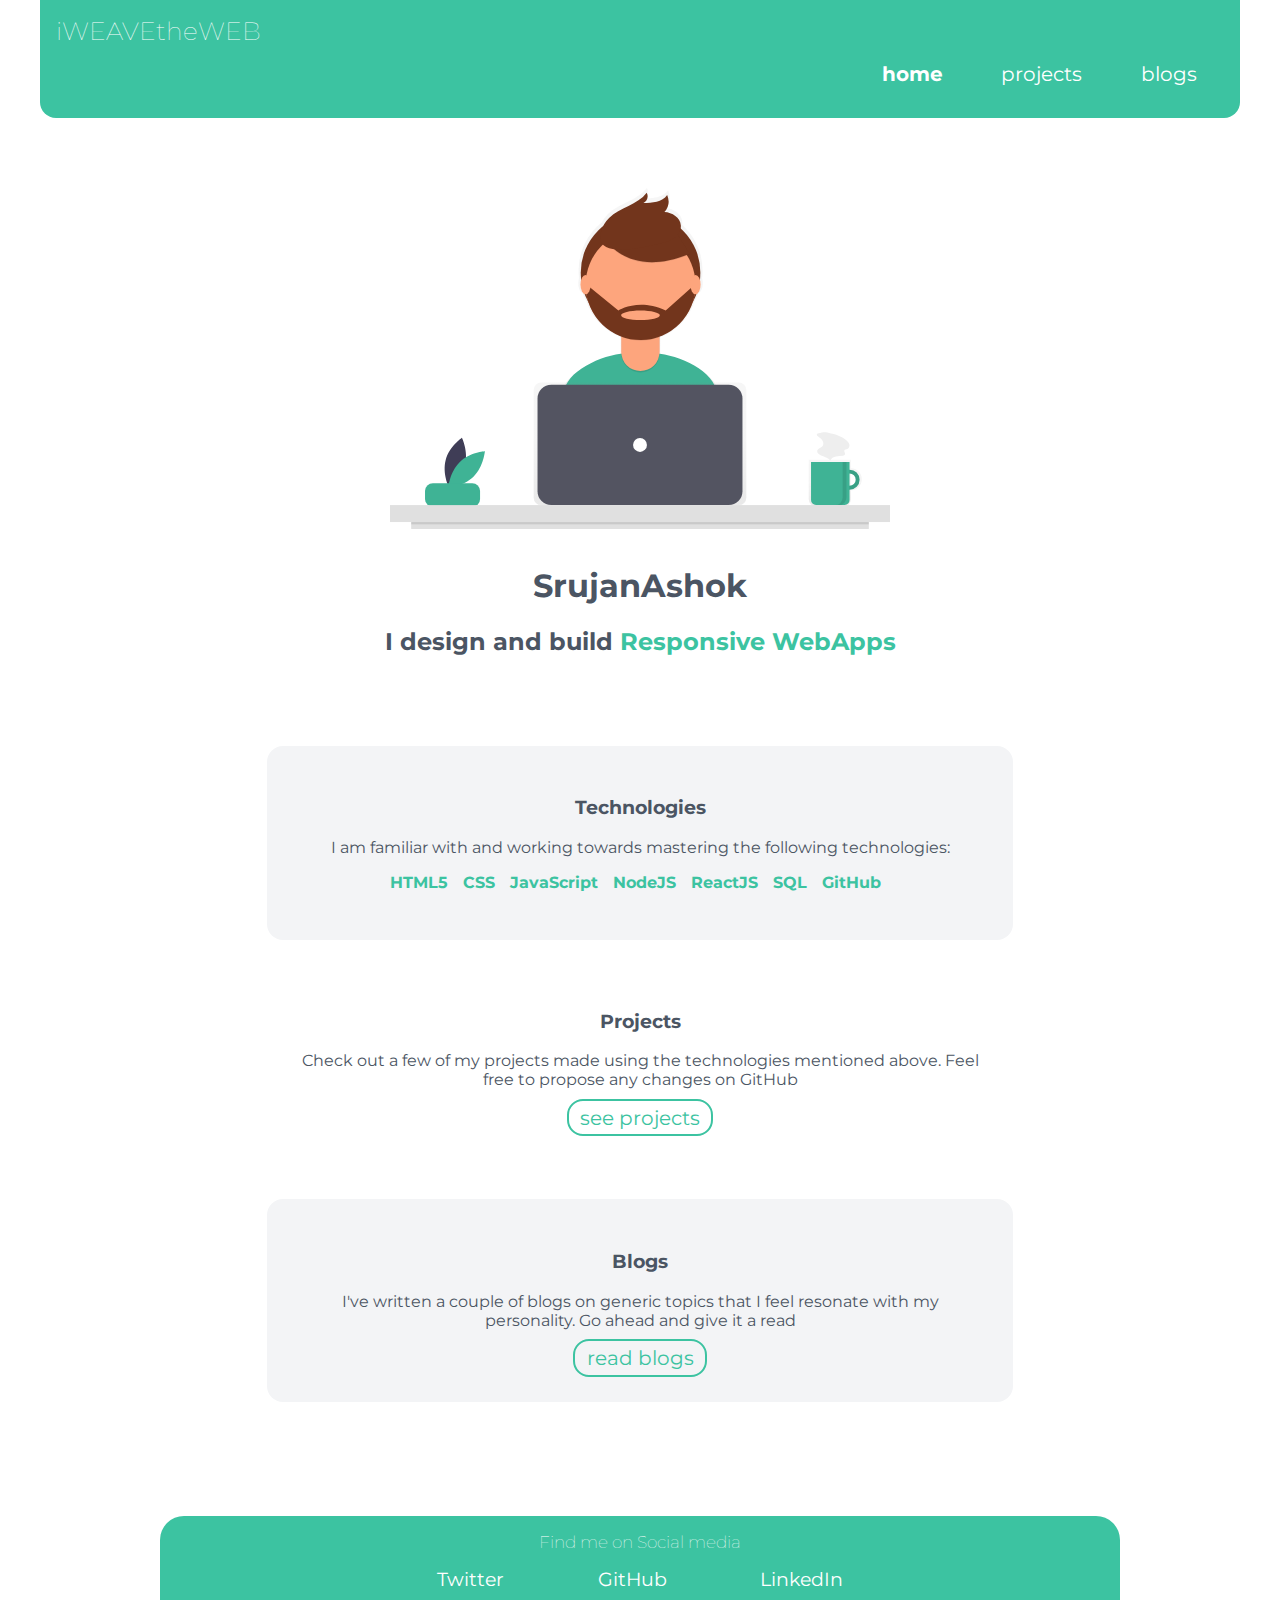
<file: index.html>
<!DOCTYPE html>
<html lang="en" dir="ltr">
  <head>
    <meta charset="utf-8">
    <meta name="viewport" content="width=device-width,user-scalable=no,initial-scale=1, maximum-scale=1, minimum-scale=1.0" />
    <title>myPortfolio</title>
    <link rel="stylesheet" href="styles.css">
  </head>
  <body>
    <nav class="navigation ">
    <div class="nav-brand">iWEAVEtheWEB</div>
    <ul class="link-align">
      <li class="inline-list">
        <a class="link link-active" href="/">home</a>
      </li>
      <li class="inline-list">
        <a class="link" href="projects.html">projects</a>
      </li>
      <li class="inline-list">
        <a class="link" href="blogs.html">blogs</a>
      </li>
    </ul>
    </nav>

   <br><br>

    <header class="hero">

      <img class="hero-img" src="images/hero2.svg" alt="image not available">
      <h1 class="hero-heading">SrujanAshok</h1>
      <h2 class="hero-subheading">I design and build <span class="span-heading">Responsive WebApps</span></h2>

    </header>

<br><br>

    <div class="container container-center">
        <section class="section off-white">
        <h3 class="font-color">Technologies</h3>
        <p class="font-color">I am familiar with and working towards mastering the following technologies:</p>
        <p><strong class="theme-color">HTML5 &nbsp CSS &nbsp JavaScript &nbsp NodeJS &nbsp ReactJS &nbsp SQL &nbsp GitHub &nbsp</strong> </p>
      </section>

<br>

      <section class="section">
        <h3 class="font-color">Projects</h3>
        <p class="font-color">Check out a few of my projects made using the technologies mentioned above. Feel free to propose any changes on GitHub</p>
        <a class="link secondary-link" style="color: var(--primary-color)" href="projects.html">see projects</a>
      </section>

      <br><br>

      <section class="section off-white">
      <h3 class="font-color">Blogs</h3>
      <p class="font-color">I've written a couple of blogs on generic topics that I feel resonate with my personality. Go ahead and give it a read</p>
      <a class="link secondary-link" style="color: var(--primary-color)" href="blogs.html">read blogs</a>
    </section>
    </div>

<br><br><br><br><br><br>
    <footer class="footer">
      <div class="footer-heading" >Find me on Social media</div>
      <ul class="footer-link-align">
        <li class="inline-list">
          <a class="footer-link" href="https://twitter.com/s_and_ash">Twitter</a>
        </li>
        <li class="inline-list">
          <a class="footer-link" href="https://github.com/sruj01">GitHub</a>
        </li>
        <li class="inline-list">
          <a class="footer-link" href="https://linkedin.com/in/srujan-ashok">LinkedIn</a>
        </li>
      </ul>
    </footer>
  </body>
</file>
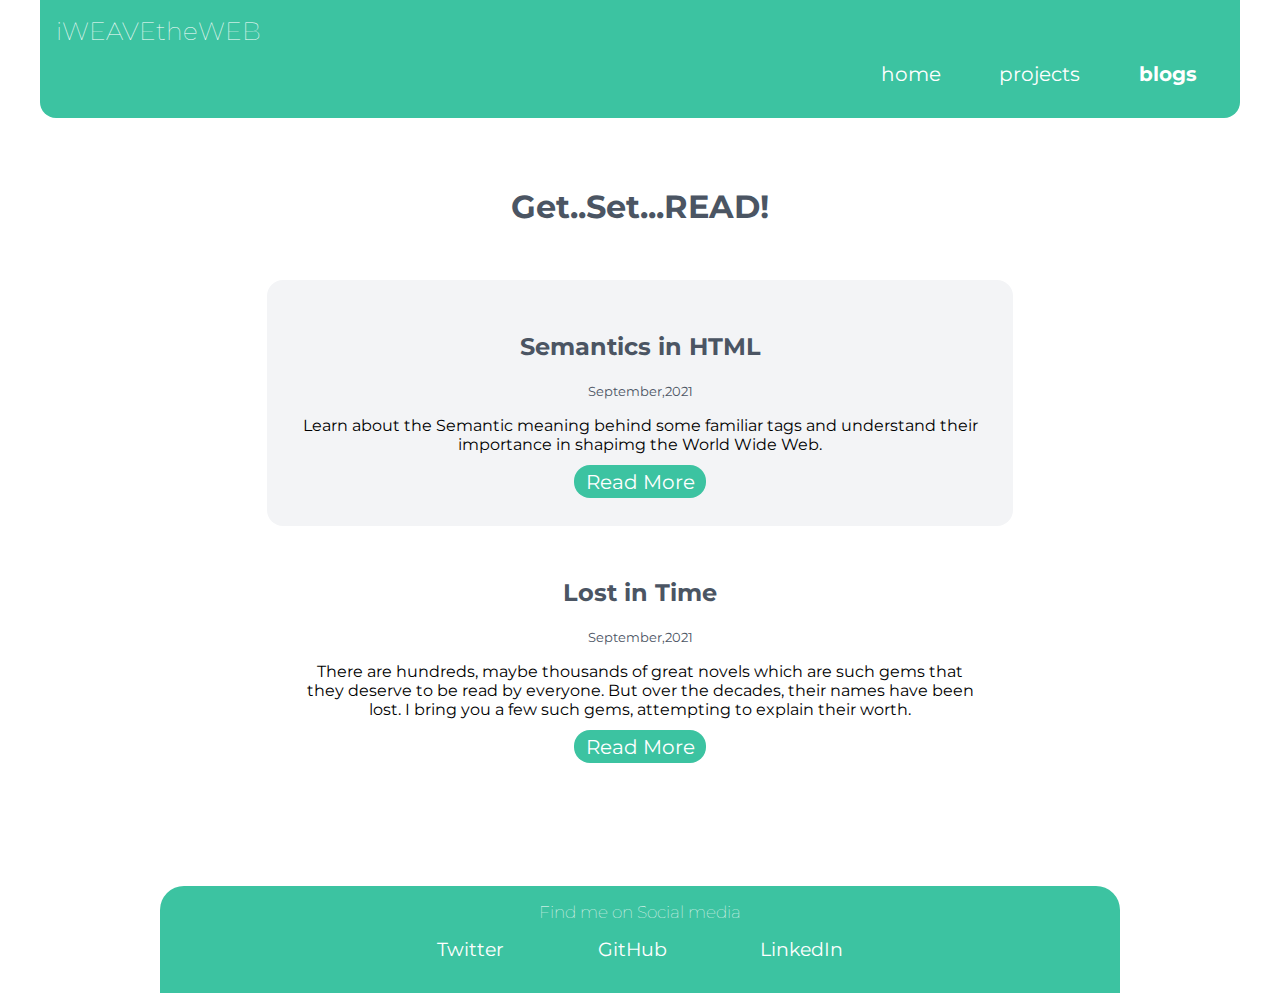
<file: blogs.html>
<!DOCTYPE html>
<html lang="en" dir="ltr">
  <head>
    <meta charset="utf-8">
    <meta name="viewport" content="width=device-width, initial-scale=1.0">
    <title>myBlogs</title>
    <link rel="stylesheet" href="styles.css">
  </head>
  <body>
    <nav class="navigation ">
    <div class="nav-brand">iWEAVEtheWEB</div>
    <ul class="link-align">
      <li class="inline-list">
        <a class="link" href="index.html">home</a>
      </li>
      <li class="inline-list">
        <a class="link" href="projects.html">projects</a>
      </li>
      <li class="inline-list">
        <a class="link link-active" href="blogs.html">blogs</a>
      </li>
    </ul>
    </nav>



    <header class="hero">
      <h1 class="hero-heading">Get..Set...READ!</h1>
    </header>

    <div class="container container-center">
        <section class="section off-white">
          <h2 class="font-color">Semantics in HTML</h2>
          <p class="font-color"> <small>September,2021</small></p>
          <p> Learn about the Semantic meaning behind some familiar tags and understand their importance in shapimg the World Wide Web.</p>
          <a class="link primary-link"href="https://srujan-blog2.netlify.app/">Read More</a>
        </section>


     <section class="section">
       <h2 class="font-color">Lost in Time</h2>
       <p class="font-color"> <small>September,2021</small></p>
       <p>There are hundreds, maybe thousands of great novels which are such gems that they deserve to be read by everyone. But over the decades, their names have been lost. I bring you a few such gems, attempting to explain their worth.</p>
       <a class="link primary-link"href="https://srujan-blog1.netlify.app/">Read More</a>
     </section>

      </div>
     <br><br><br><br><br>
         <footer class="footer">
           <div class="footer-heading" >Find me on Social media</div>
           <ul class="footer-link-align">
             <li class="inline-list">
               <a class="footer-link" href="https://twitter.com/s_and_ash">Twitter</a>
             </li>
             <li class="inline-list">
               <a class="footer-link" href="https://github.com/sruj01">GitHub</a>
             </li>
             <li class="inline-list">
               <a class="footer-link" href="https://linkedin.com/in/srujan-ashok">LinkedIn</a>
             </li>
           </ul>
         </footer>


  </body>
</file>
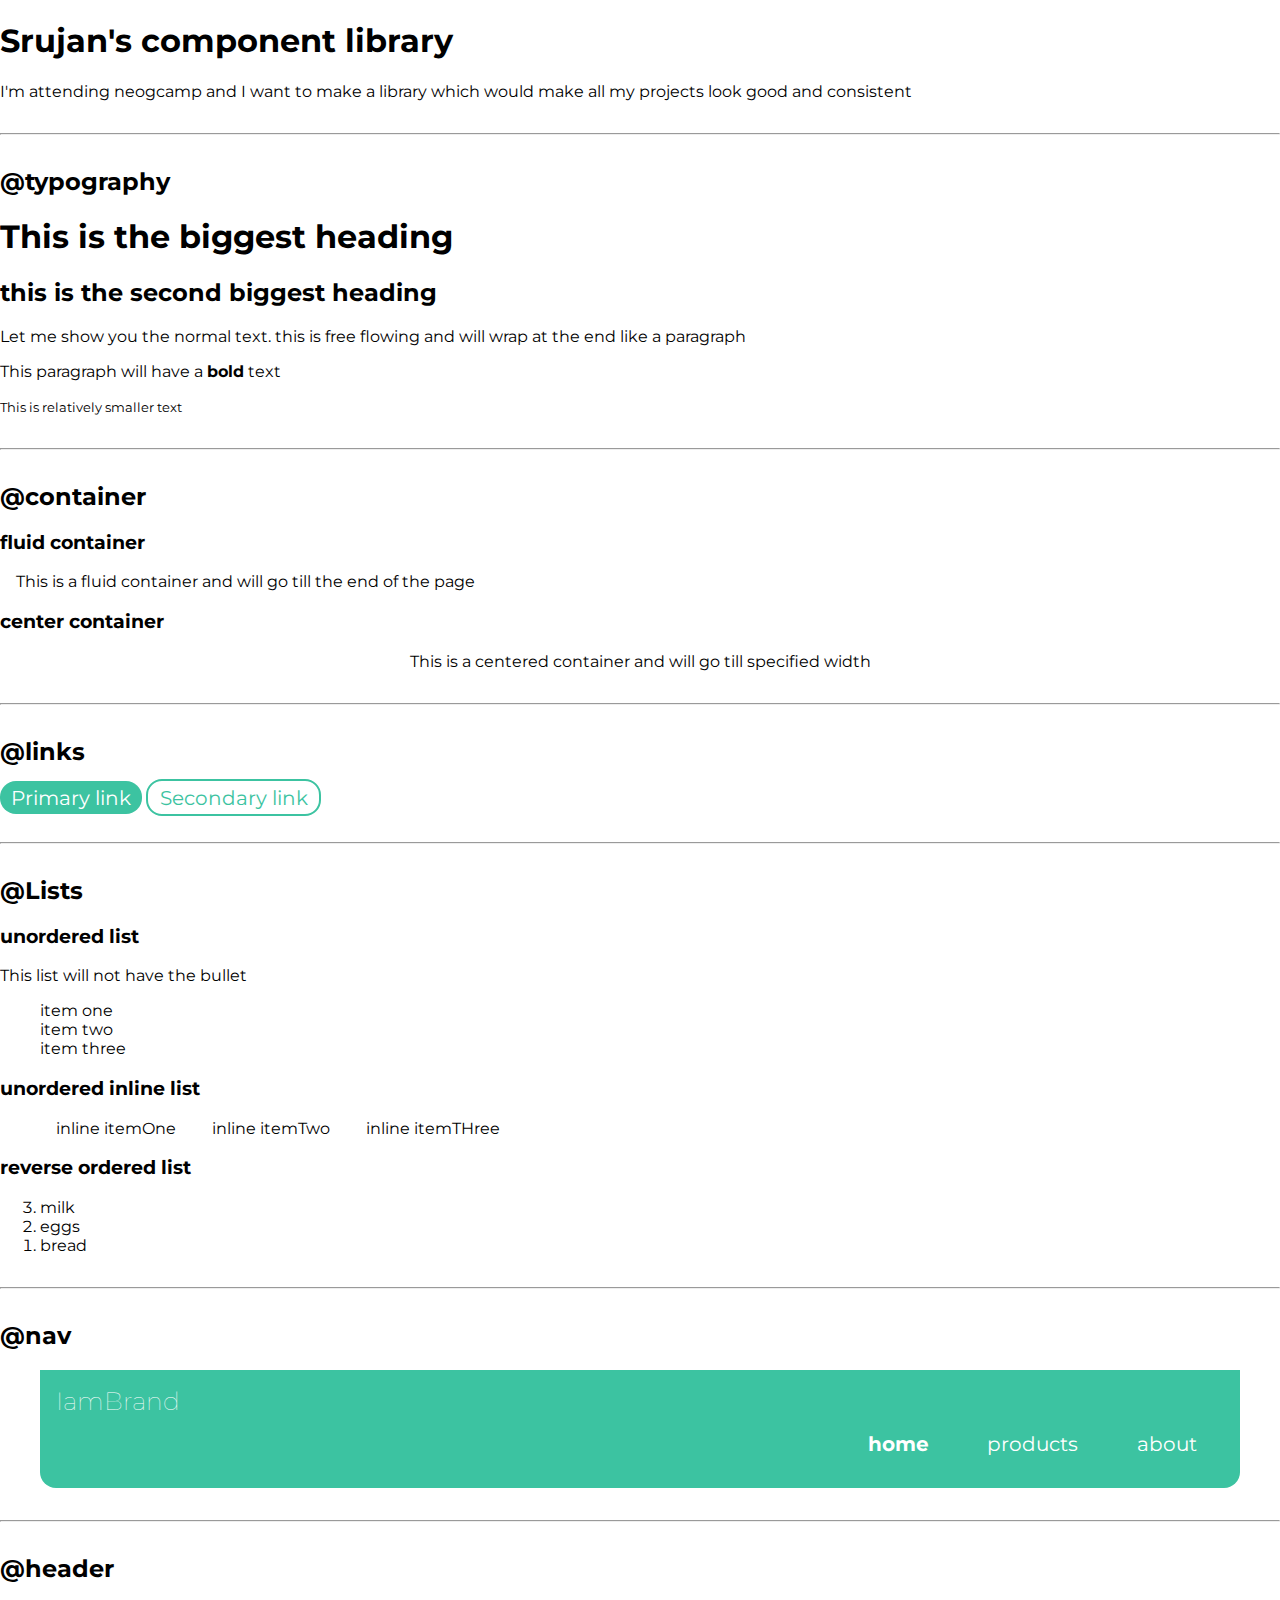
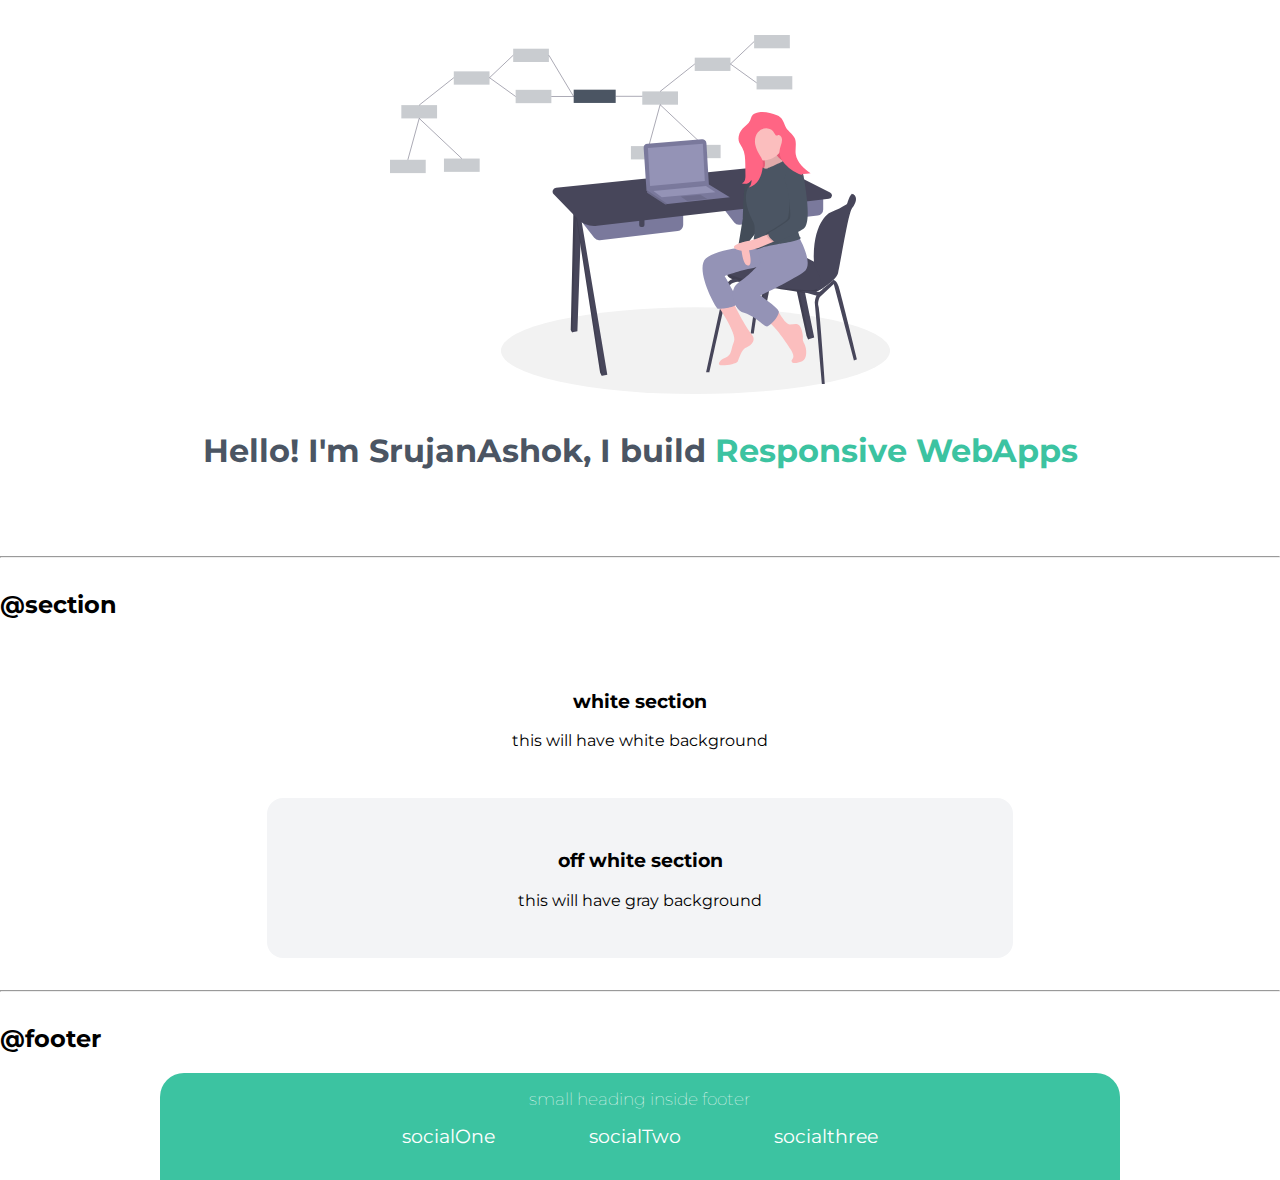
<file: components.html>
<!DOCTYPE html>
<html lang="en" dir="ltr">
  <head>
    <meta charset="utf-8">
    <meta name="viewport" content="width=device-width, initial-scale=1.0">
    <title>component library</title>
    <link rel="stylesheet" href="styles.css">
  </head>
  <body>
    <h1>Srujan's component library</h1>
    <p>I'm attending neogcamp and I want to make a library which would make all my projects look good and consistent</p>

    <hr>

     <h2>@typography</h2>
     <h1 class="">This is the biggest heading</h1>
     <h2>this is the second biggest heading</h2>
     <p>Let me show you the normal text. this is free flowing and will wrap at the end like a paragraph</p>
     <p>This paragraph will have a <strong>bold</strong> text</p>
     <small>This is relatively smaller text</small>

     <hr>

     <h2>@container</h2>

     <h3>fluid container</h3>
     <div class="container container-fluid">This is a fluid container and will go till the end of the page
     </div>

     <h3>center container</h3>
     <div class="container container-center">This is a centered container and will go till specified width
     </div>

    <hr>

     <h2>@links</h2>
     <a class="link primary-link"href="/">Primary link</a>
     <a class="link secondary-link" style="color: var(--primary-color)" href="/">Secondary link</a>

     <hr>

     <h2>@Lists</h2>
     <h3>unordered list</h3>
     <p>This list will not have the bullet</p>
     <ul class="list-non-bullet">
       <li>item one</li>
       <li>item two</li>
       <li>item three</li>
     </ul>
<h3>unordered inline list</h3>
<ul >
  <li class="inline-list">inline itemOne</li>
  <li class="inline-list">inline itemTwo</li>
  <li class="inline-list">inline itemTHree</li>
</ul>

<h3>reverse ordered list</h3>
<ol reversed>
  <li>milk</li>
  <li>eggs</li>
  <li>bread</li>
</ol>

<hr>

<h2>@nav</h2>
<nav class="navigation ">
<div class="nav-brand">IamBrand</div>
<ul class="link-align">
  <li class="inline-list">
    <a class="link link-active" href="/">home</a>
  </li>
  <li class="inline-list">
    <a class="link" href="/">products</a>
  </li>
  <li class="inline-list">
    <a class="link" href="/">about</a>
  </li>
</ul>
</nav>

<hr>

<h2>@header</h2>

<header class="hero">

  <img class="hero-img" src="images/hero.svg" alt="image not available">
  <h1 class="hero-heading">Hello! I'm SrujanAshok, I build <span class="span-heading">Responsive WebApps</span></h1>

</header>

<hr>

<h2>@section</h2>
<div class="container container-center">
  <section class="section">
    <h3>white section</h3>
    <p>this will have white background</p>
  </section>

  <section class="section off-white">
    <h3>off white section</h3>
    <p>this will have gray background</p>
  </section>
</div>


<hr>

<h2>@footer</h2>
<footer class="footer">
  <div class="footer-heading" >small heading inside footer</div>
  <ul class="footer-link-align">
    <li class="inline-list">
      <a class="footer-link" href="#">socialOne</a>
    </li>
    <li class="inline-list">
      <a class="footer-link" href="#">socialTwo</a>
    </li>
    <li class="inline-list">
      <a class="footer-link" href="#">socialthree</a>
    </li>
  </ul>
</footer>
  </body>
</html>
</file>
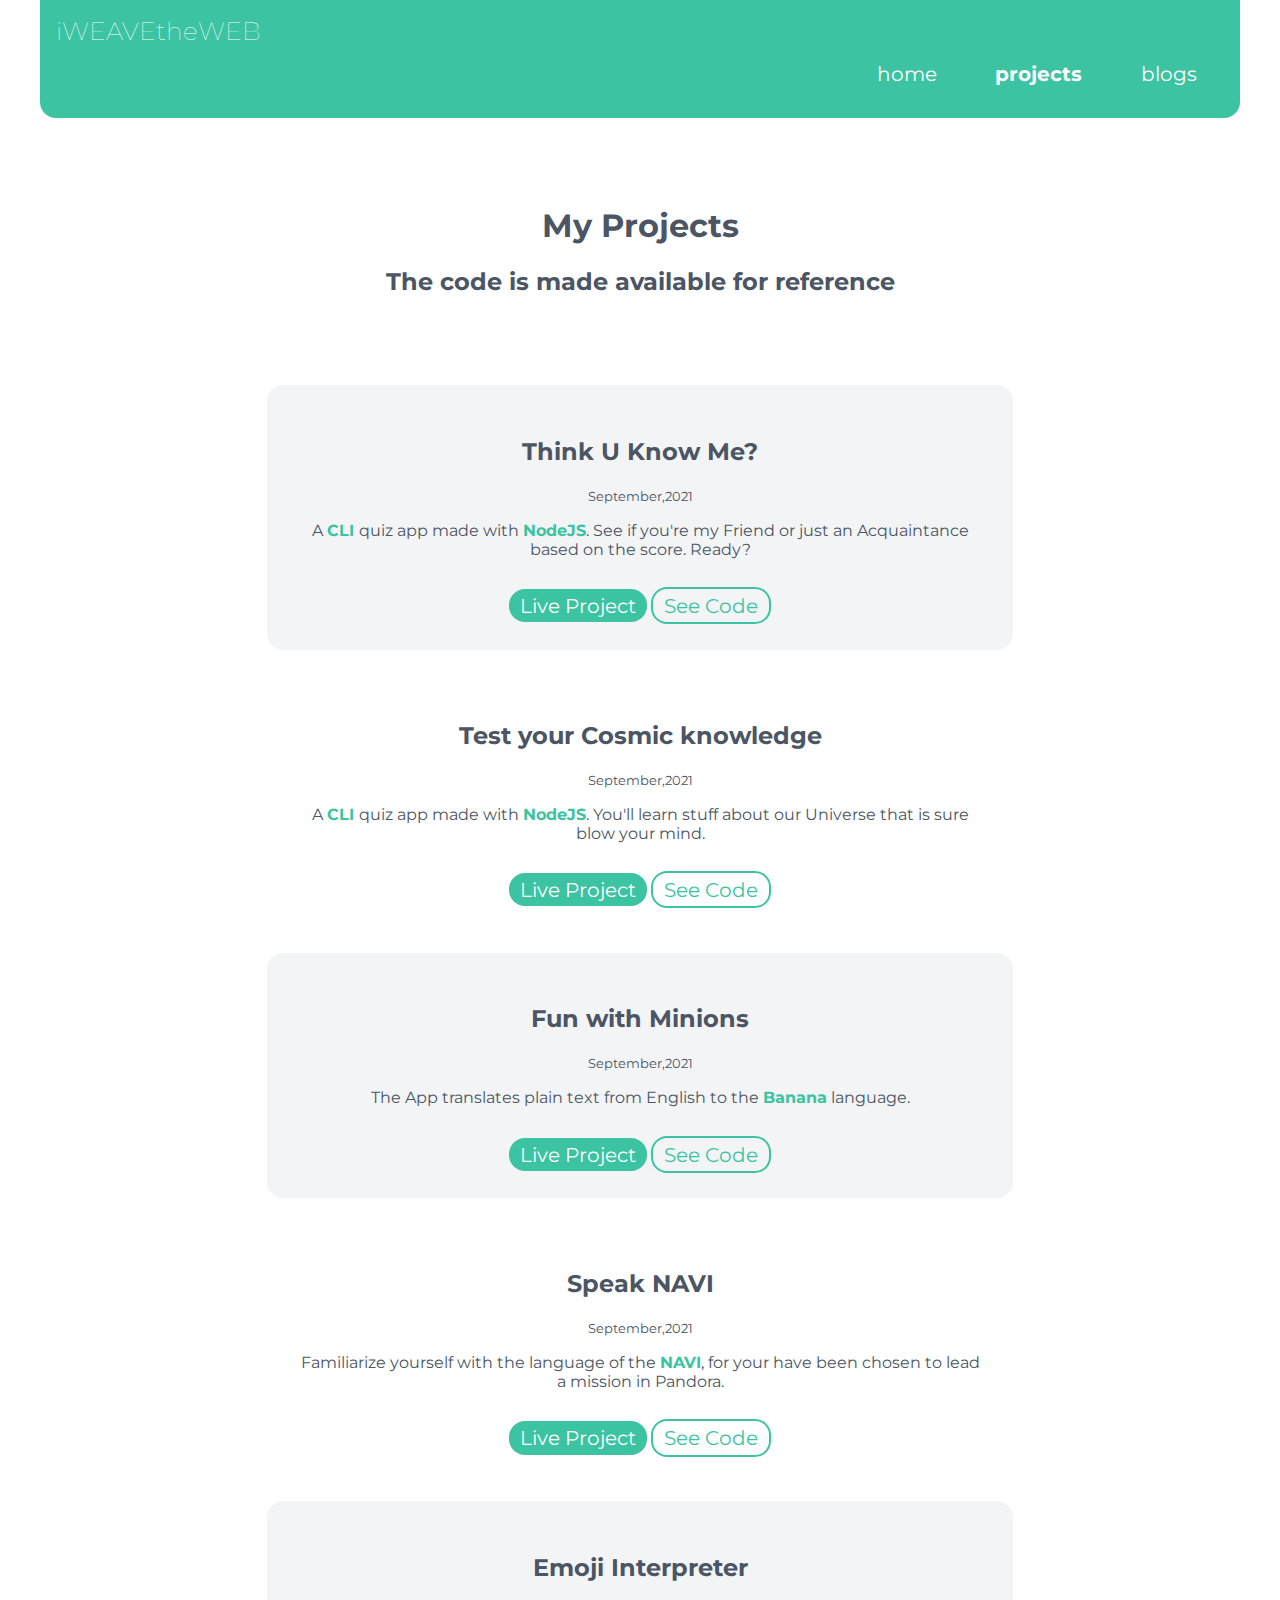
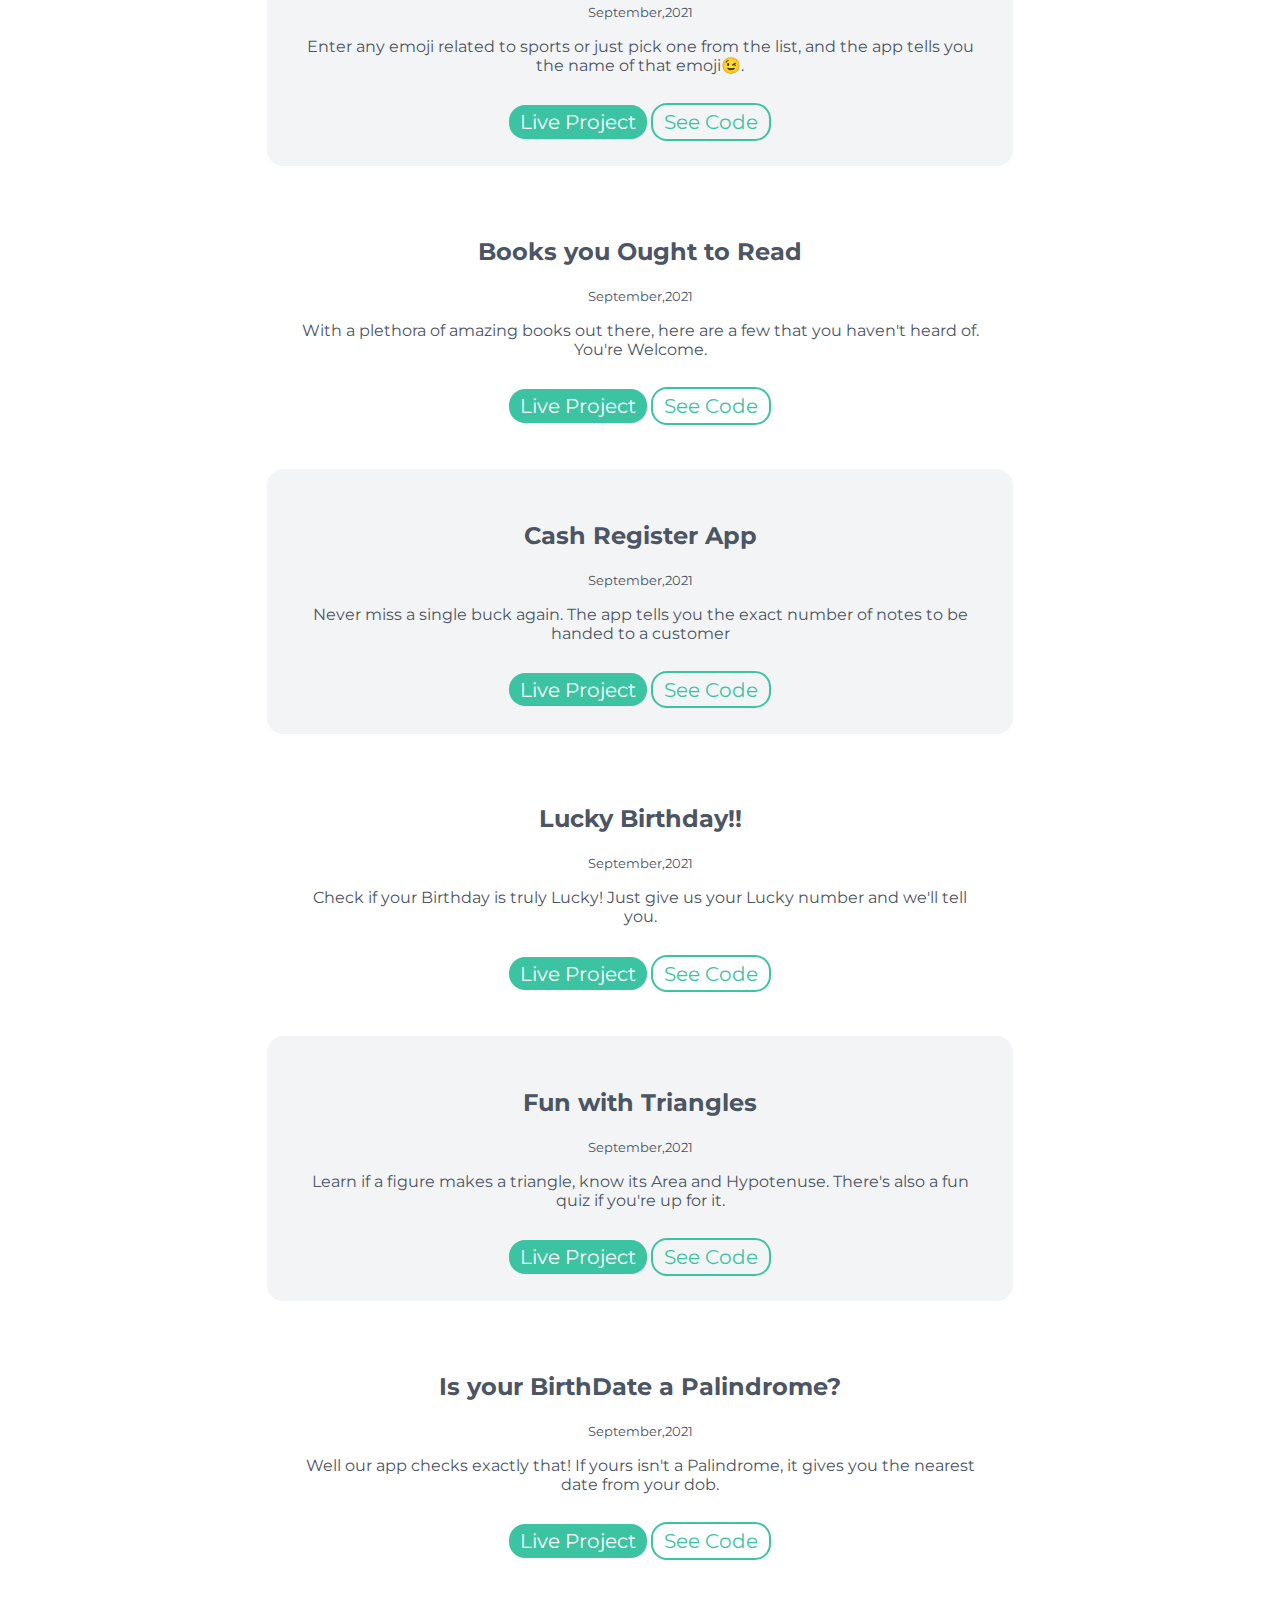
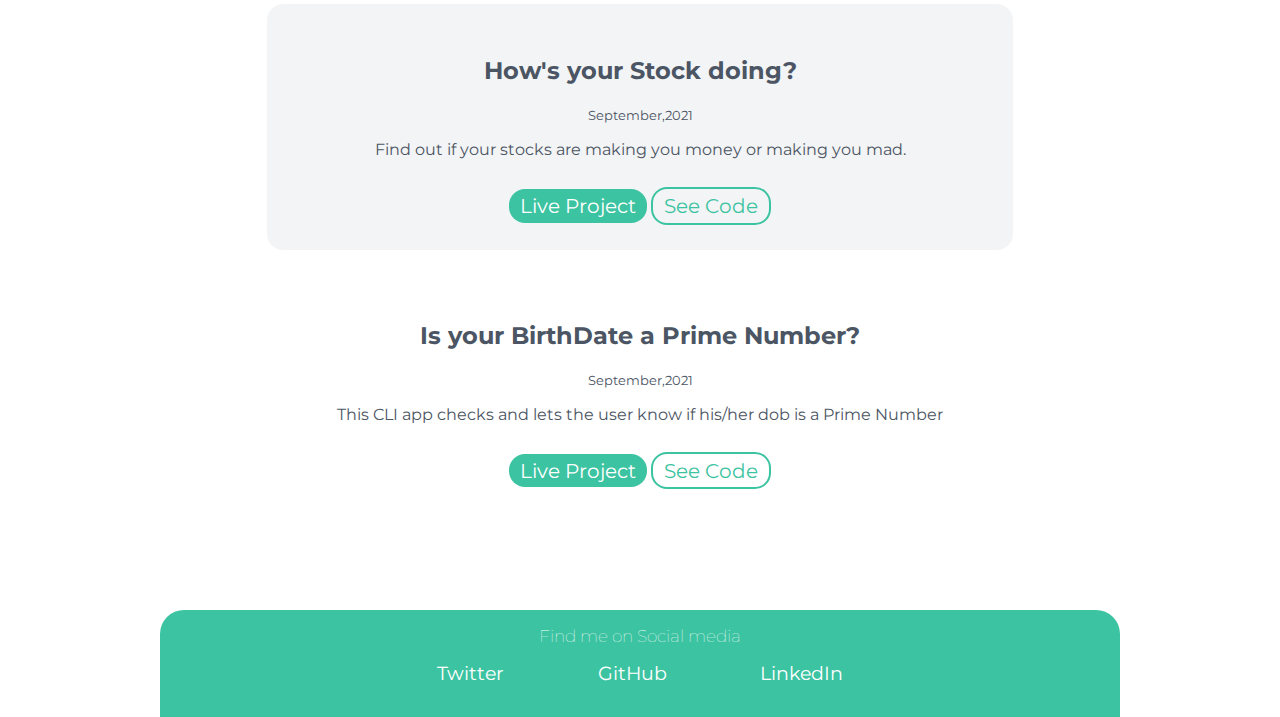
<file: projects.html>
<!DOCTYPE html>
<html lang="en" dir="ltr">
  <head>
    <meta charset="utf-8">
    <meta name="viewport" content="width=device-width, initial-scale=1.0">
    <title>projects</title>
    <link rel="stylesheet" href="styles.css">
  </head>
  <body>
    <nav class="navigation ">
    <div class="nav-brand">iWEAVEtheWEB</div>
    <ul class="link-align">
      <li class="inline-list">
        <a class="link" href="index.html">home</a>
      </li>
      <li class="inline-list">
        <a class="link link-active" href="projects.html">projects</a>
      </li>
      <li class="inline-list">
        <a class="link" href="blogs.html">blogs</a>
      </li>
    </ul>
    </nav>
    <br>
    <header class="hero">
      <h1 class="hero-heading">My Projects</h1>
      <h2 class="font-color container-center">The code is made available for reference</h2>
    </header>

     <br><br><br>

    <div class="container container-center">
        <section class="section off-white">
        <h2 class="font-color">Think U Know Me?</h2>
        <p class="font-color"><small>September,2021</small></p>
        <p class="font-color"> A <strong class="theme-color">CLI </strong>quiz app made with <strong class="theme-color">NodeJS</strong>. See if you're my Friend or just an Acquaintance based on the score. Ready?</p>
        <br>
        <a class="link primary-link"href="https://replit.com/@SrujanAshok/mark1?embed=1&submit=1#index.js">Live Project</a>
        <a class="link secondary-link" style="color: var(--primary-color)" href="https://github.com/sruj01/srujan-mark1/blob/main/index.js">See Code</a>
      </section>
      <br>
      <section class="section">
        <h2 class="font-color">Test your Cosmic knowledge</h2>
        <p class="font-color"> <small>September,2021</small> </p>
        <p class="font-color"> A <strong class="theme-color">CLI </strong>quiz app made with <strong class="theme-color">NodeJS</strong>. You'll learn stuff about our Universe that is sure blow your mind. </p>
        <br>
        <a class="link primary-link"href="https://replit.com/@SrujanAshok/mark2?embed=1&output=1#index.js">Live Project</a>
        <a class="link secondary-link" style="color: var(--primary-color)" href="https://github.com/sruj01/srujan-mark2/blob/main/index.js">See Code</a>
      </section>
      <br>
      <section class="section off-white">
      <h2 class="font-color">Fun with Minions</h2>
      <p class="font-color"><small>September,2021</small></p>
      <p class="font-color"> The App translates plain text from English to the <strong class="theme-color">Banana</strong> language.</p>
      <br>
      <a class="link primary-link"href="https://srujan-banana-lingo.netlify.app/">Live Project</a>
      <a class="link secondary-link" style="color: var(--primary-color)" href="https://github.com/sruj01/srujan-mark6">See Code</a>
    </section>
    <br>
    <section class="section">
      <h2 class="font-color">Speak NAVI</h2>
      <p class="font-color"> <small>September,2021</small></p>
      <p class="font-color"> Familiarize yourself with the language of the <strong class="theme-color">NAVI</strong>, for your have been chosen to lead a mission in Pandora.</p>
      <br>
      <a class="link primary-link"href="https://srujan-navi-translator.netlify.app/">Live Project</a>
      <a class="link secondary-link" style="color: var(--primary-color)" href="https://github.com/sruj01/srujan-mark7">See Code</a>
    </section>
    <br>
    <section class="section off-white">
    <h2 class="font-color">Emoji Interpreter</h2>
    <p class="font-color"><small>September,2021</small></p>
    <p class="font-color"> Enter any emoji related to sports or just pick one from the list, and the app tells you the name of that emoji😉.</p>
    <br>
    <a class="link primary-link"href="https://yfcgv.csb.app/">Live Project</a>
    <a class="link secondary-link" style="color: var(--primary-color)" href="https://github.com/sruj01/srujan-mark8">See Code</a>
   </section>
   <br>
   <section class="section">
     <h2 class="font-color">Books you Ought to Read</h2>
     <p class="font-color"> <small>September,2021</small></p>
     <p class="font-color">With a plethora of amazing books out there, here are a few that you haven't heard of. You're Welcome.</p>
     <br>
     <a class="link primary-link"href="https://jc7my.csb.app/">Live Project</a>
     <a class="link secondary-link" style="color: var(--primary-color)" href="https://github.com/sruj01/srujan-mark9">See Code</a>
   </section>
   <br>
   <section class="section off-white">
   <h2 class="font-color">Cash Register App</h2>
   <p class="font-color"><small>September,2021</small></p>
   <p class="font-color"> Never miss a single buck again. The app tells you the exact number of notes to be handed to a customer</p>
   <br>
   <a class="link primary-link"href="https://srujan-mark10.netlify.app/">Live Project</a>
   <a class="link secondary-link" style="color: var(--primary-color)" href="https://github.com/sruj01/srujan-mark10">See Code</a>
  </section>
  <br>
  <section class="section">
    <h2 class="font-color">Lucky Birthday!!</h2>
    <p class="font-color"> <small>September,2021</small></p>
    <p class="font-color"> Check if your Birthday is truly Lucky! Just give us your Lucky number and we'll tell you.</p>
    <br>
    <a class="link primary-link"href="https://srujan-mark11.netlify.app/">Live Project</a>
    <a class="link secondary-link" style="color: var(--primary-color)" href="https://github.com/sruj01/srujan-mark11">See Code</a>
  </section>
  <br>
  <section class="section off-white">
  <h2 class="font-color">Fun with Triangles</h2>
  <p class="font-color"><small>September,2021</small></p>
  <p class="font-color"> Learn if a figure makes a triangle, know its Area and Hypotenuse. There's also a fun quiz if you're up for it. </p>
  <br>
  <a class="link primary-link"href="https://srujan-mark12.netlify.app/">Live Project</a>
  <a class="link secondary-link" style="color: var(--primary-color)" href="https://github.com/sruj01/srujan-mark12">See Code</a>
 </section>
 <br>
 <section class="section">
   <h2 class="font-color"> Is your BirthDate a Palindrome?</h2>
   <p class="font-color"> <small>September,2021</small></p>
   <p class="font-color"> Well our app checks exactly that! If yours isn't a Palindrome, it gives you the nearest date from your dob.</p>
   <br>
   <a class="link primary-link"href="https://srujan-mark13.netlify.app/">Live Project</a>
   <a class="link secondary-link" style="color: var(--primary-color)" href="https://github.com/sruj01/srujan-mark13">See Code</a>
 </section>
 <br>
 <section class="section off-white">
 <h2 class="font-color">How's your Stock doing?</h2>
 <p class="font-color"><small>September,2021</small></p>
 <p class="font-color"> Find out if your stocks are making you money or making you mad.</p>
 <br>
 <a class="link primary-link"href="https://srujan-mark14.netlify.app/">Live Project</a>
 <a class="link secondary-link" style="color: var(--primary-color)" href="https://github.com/sruj01/srujan-mark14">See Code</a>
</section>
<br>
<section class="section">
  <h2 class="font-color"> Is your BirthDate a Prime Number?</h2>
  <p class="font-color"> <small>September,2021</small></p>
  <p class="font-color"> This CLI app checks and lets the user know if his/her dob is a Prime Number</p>
  <br>
  <a class="link primary-link"href="https://replit.com/@SrujanAshok/prime-number-check?embed=1&submit=1#index.js">Live Project</a>
  <a class="link secondary-link" style="color: var(--primary-color)" href="https://github.com/sruj01/prime-number-check">See Code</a>
</section>
   </div>

      <br><br><br><br><br>
          <footer class="footer">
            <div class="footer-heading" >Find me on Social media</div>
            <ul class="footer-link-align">
              <li class="inline-list">
                <a class="footer-link" href="https://twitter.com/s_and_ash">Twitter</a>
              </li>
              <li class="inline-list">
                <a class="footer-link" href="https://github.com/sruj01">GitHub</a>
              </li>
              <li class="inline-list">
                <a class="footer-link" href="https://linkedin.com/in/srujan-ashok">LinkedIn</a>
              </li>
            </ul>
          </footer>
  </body>
</file>
<file: styles.css>
@import url('https://fonts.googleapis.com/css2?family=Montserrat:wght@400;700&display=swap');
body{
  font-family: 'Montserrat', sans-serif;
  margin: 0px;
}
:root{
  --primary-color: #3CC3A1;
  --dark-gray: #4B5563;
  --off-white: #F3F4F6;
}

hr{
  margin: 2rem 0rem;
}
.container{
padding: 0rem 1rem;
}
.container-center{
  max-width: 750px;
  margin: auto;
  text-align: center;
}

.link{
padding: 0.3rem 0.7rem;  /**The top and bottom padding dosen't reflect in webpage**/
text-decoration: none;
color: white;
font-size: 20px;
}

.primary-link{
  background-color: var(--primary-color);
  color: white;
  border-radius: 1rem;
  cursor: pointer;
}

.secondary-link{
  color: var(--primary-color);
  border-radius: 1rem;
  border: solid 2px var(--primary-color);
  cursor: pointer;
}

.list-non-bullet{
  list-style: none;
}
.inline-list{
  display: inline;
  padding: 0 1rem;
}

.navigation{
  background-color: var(--primary-color);
  color: white;
  padding: 1rem 1rem;
  border-bottom-left-radius: 1rem;
  border-bottom-right-radius: 1rem;
  margin-left: 2.5rem;
  margin-right: 2.5rem;
}

/**.nav-container{
  padding: 1rem 1rem;
}**/

.nav-brand{
font-weight: lighter;
text-align: left;
font-size: 25px;
}

.link-align{
  text-align: right;
}

.link-active{
  font-weight: bold;
}

.hero{
  padding: 2rem;
}
.hero-img{
  max-width: 500px;
  margin: auto;
  display: block;
}
.hero-heading{
padding-top: 1rem;
color: var(--dark-gray);
text-align: center;
}

.hero-subheading{
  color: var(--dark-gray);
  text-align: center;
}

.span-heading{
  color: var(--primary-color);
}

.section{
   text-align: center;
   padding: 2rem;
   margin-left: 0.1rem;
   margin-right: 0.1rem;
}
.off-white{
  background-color: var(--off-white);
  border-radius: 1rem;
}

.font-color{
  color: var(--dark-gray);
}

.theme-color{
  color: var(--primary-color);
}

.footer{
  background-color: var(--primary-color);
  padding: 1rem;
  border-top-left-radius: 1.5rem;
  border-top-right-radius: 1.5rem;
  margin-left: 10rem;
  margin-right: 10rem;
}

.footer-heading{
  color: white;
  text-align: center;
  font-weight: lighter;
  font-size: 17px;
}


.footer-link{
  color: white;
  text-decoration: none;
  padding-left: 1.8rem;
  padding-right: 1.8rem;
  font-size: 19px;
}

.footer-link-align{
  text-align: center;
}

.footer ul{
  padding-inline-start: 0px;
}
</file>
